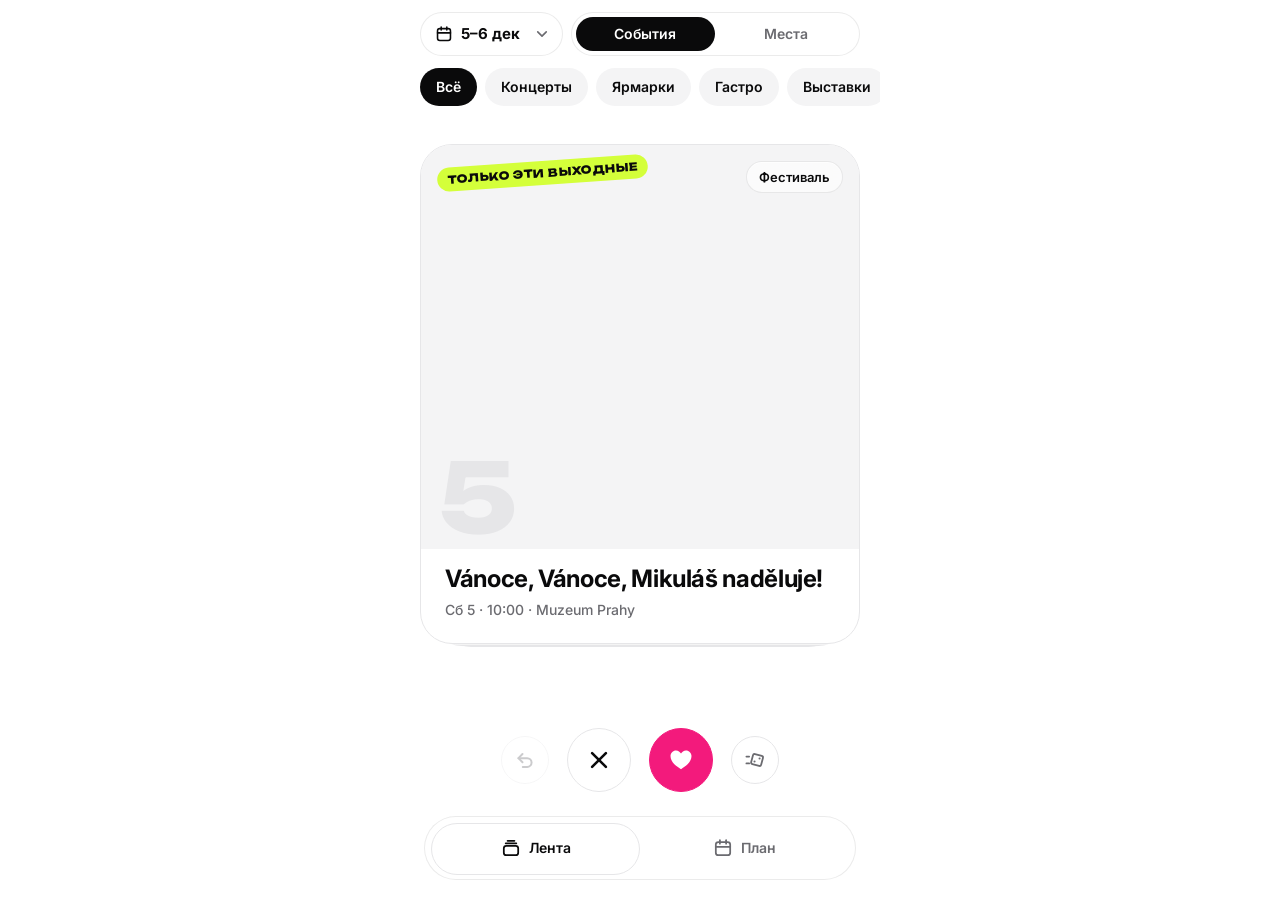
<file: docs/index.html>
<!doctype html>
<html lang="ru">
<head>
<meta charset="utf-8">
<meta name="viewport" content="width=device-width, initial-scale=1, viewport-fit=cover">
<meta name="theme-color" content="#ffffff" media="(prefers-color-scheme: light)">
<meta name="theme-color" content="#0a0a0b" media="(prefers-color-scheme: dark)">
<title>Куда на выходных</title>
<link rel="manifest" href="manifest.webmanifest">
<link rel="apple-touch-icon" href="apple-touch-icon.png">
<meta name="apple-mobile-web-app-capable" content="yes">
<meta name="mobile-web-app-capable" content="yes">
<meta name="apple-mobile-web-app-title" content="Выходные">
<meta name="apple-mobile-web-app-status-bar-style" content="default">
<script src="https://telegram.org/js/telegram-web-app.js"></script>
<link rel="preconnect" href="https://fonts.googleapis.com">
<link rel="preconnect" href="https://fonts.gstatic.com" crossorigin>
<link rel="stylesheet" href="https://fonts.googleapis.com/css2?family=Inter:wght@400;500;600;700&family=Unbounded:wght@800;900&display=swap">
<link rel="stylesheet" href="design.css?v=202611232333">
</head>
<body>
<div id="app" class="app"></div>
<script src="ics.js?v=202611232333"></script>
<script src="taste.js?v=202611232333"></script>
<script src="app.js?v=202611232333"></script>
<script>if ("serviceWorker" in navigator && location.protocol === "https:") addEventListener("load", () => navigator.serviceWorker.register("sw.js").catch(() => {}));</script>
</body>
</html>
</file>
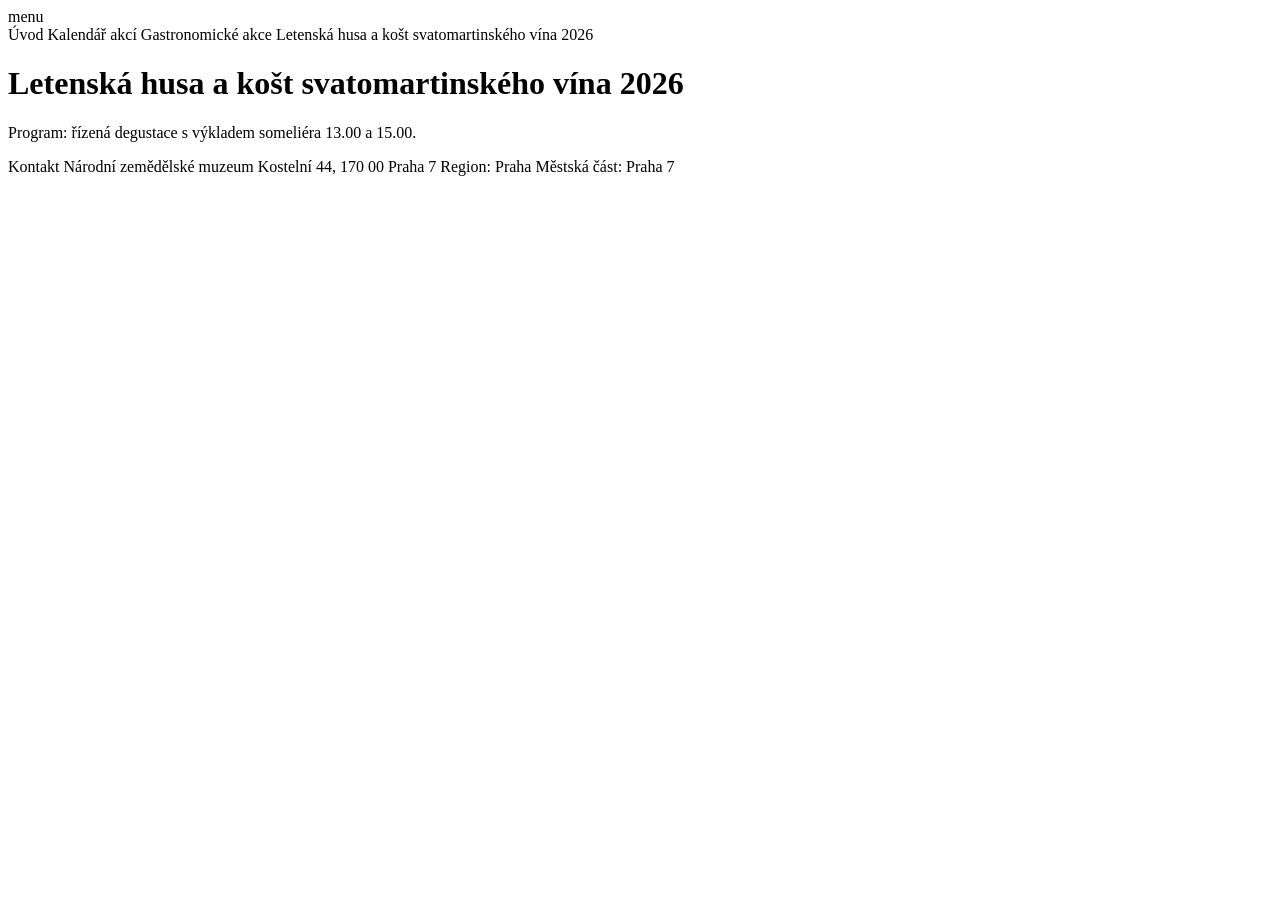
<file: tests/fixtures/kudyznudy_detail.html>
<!doctype html>
<html lang="cs"><head>
<title>Letenská husa a košt svatomartinského vína 2026 – Kudy z nudy</title>
<meta property="og:title" content="Letenská husa a košt svatomartinského vína 2026 – Kudy z nudy">
<meta property="og:description" content="Již 18. ročník Letenské husy a koštu svatomartinského vína potěší v sobotu 14. listopadu 2026 nejen vaše chuťové pohárky. Můžete se těšit na svatomartinskou husu, mladá vína, řízené degustace nebo workshopy.">
<meta property="og:image" content="https://cdn.kudyznudy.cz/files/87/871d4cde.jpg">
</head><body>
<nav>menu</nav>
<div class="breadcrumbs">Úvod Kalendář akcí Gastronomické akce Letenská husa a košt svatomartinského vína 2026</div>
<h1>Letenská husa a košt svatomartinského vína 2026</h1>
<p>Program: řízená degustace s výkladem someliéra 13.00 a 15.00.</p>
<div class="contact">Kontakt Národní zemědělské muzeum Kostelní 44, 170 00 Praha 7
Region: Praha
Městská část: Praha 7</div>
</body></html>
</file>
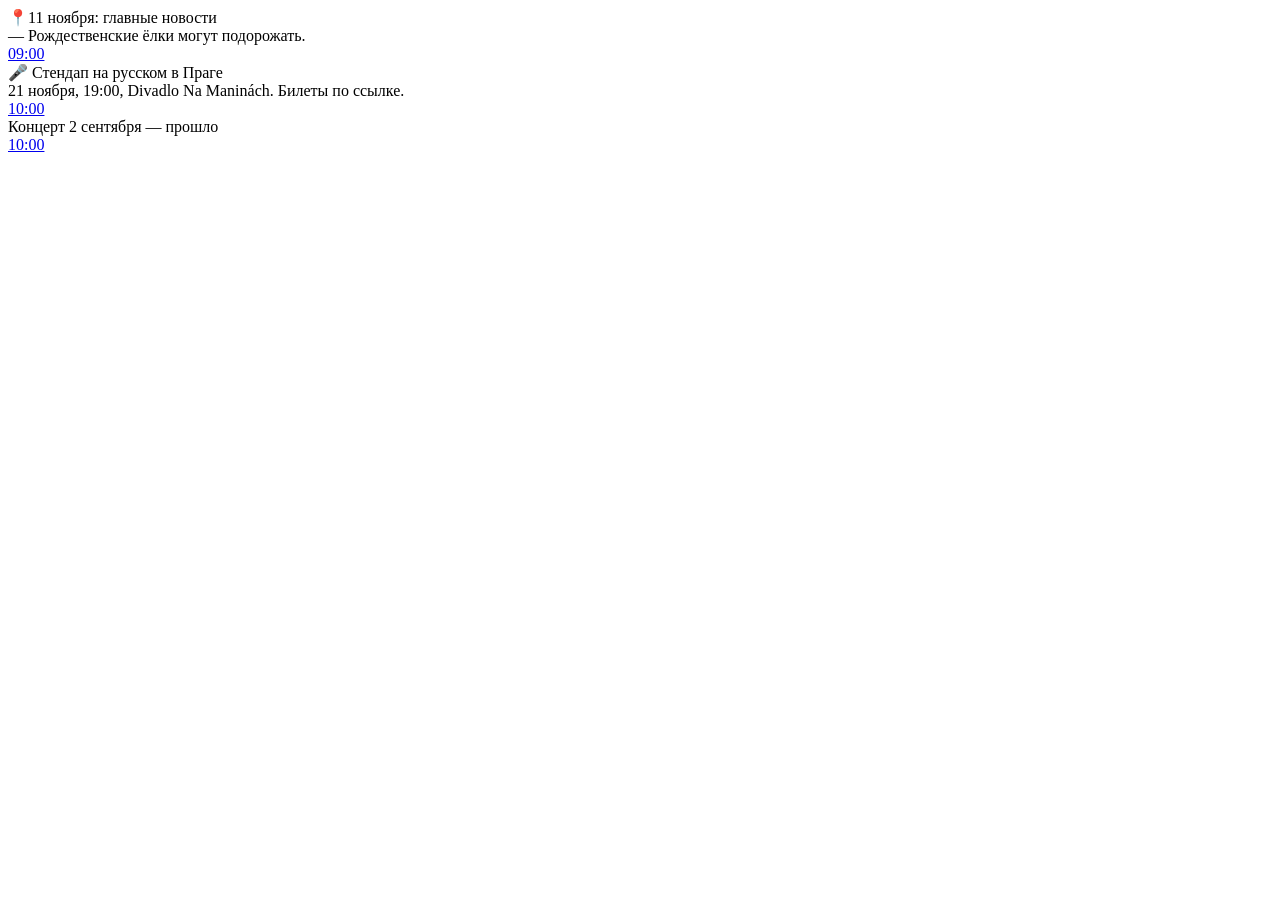
<file: tests/fixtures/telegram_channel.html>
<!doctype html>
<html><body>
<section class="tgme_channel_history">
  <div class="tgme_widget_message_wrap"><div class="tgme_widget_message" data-post="czech_info/9001">
    <div class="tgme_widget_message_text">📍11 ноября: главные новости<br>— Рождественские ёлки могут подорожать.</div>
    <a class="tgme_widget_message_date" href="https://t.me/czech_info/9001"><time datetime="2026-11-11T09:00:00+00:00">09:00</time></a>
  </div></div>
  <div class="tgme_widget_message_wrap"><div class="tgme_widget_message" data-post="czech_info/9002">
    <div class="tgme_widget_message_text">🎤 Стендап на русском в Праге<br>21 ноября, 19:00, Divadlo Na Maninách. Билеты по ссылке.</div>
    <a class="tgme_widget_message_date" href="https://t.me/czech_info/9002"><time datetime="2026-11-12T10:00:00+00:00">10:00</time></a>
  </div></div>
  <div class="tgme_widget_message_wrap"><div class="tgme_widget_message" data-post="czech_info/8000">
    <div class="tgme_widget_message_text">Концерт 2 сентября — прошло</div>
    <a class="tgme_widget_message_date" href="https://t.me/czech_info/8000"><time datetime="2026-08-20T10:00:00+00:00">10:00</time></a>
  </div></div>
</section>
</body></html>
</file>
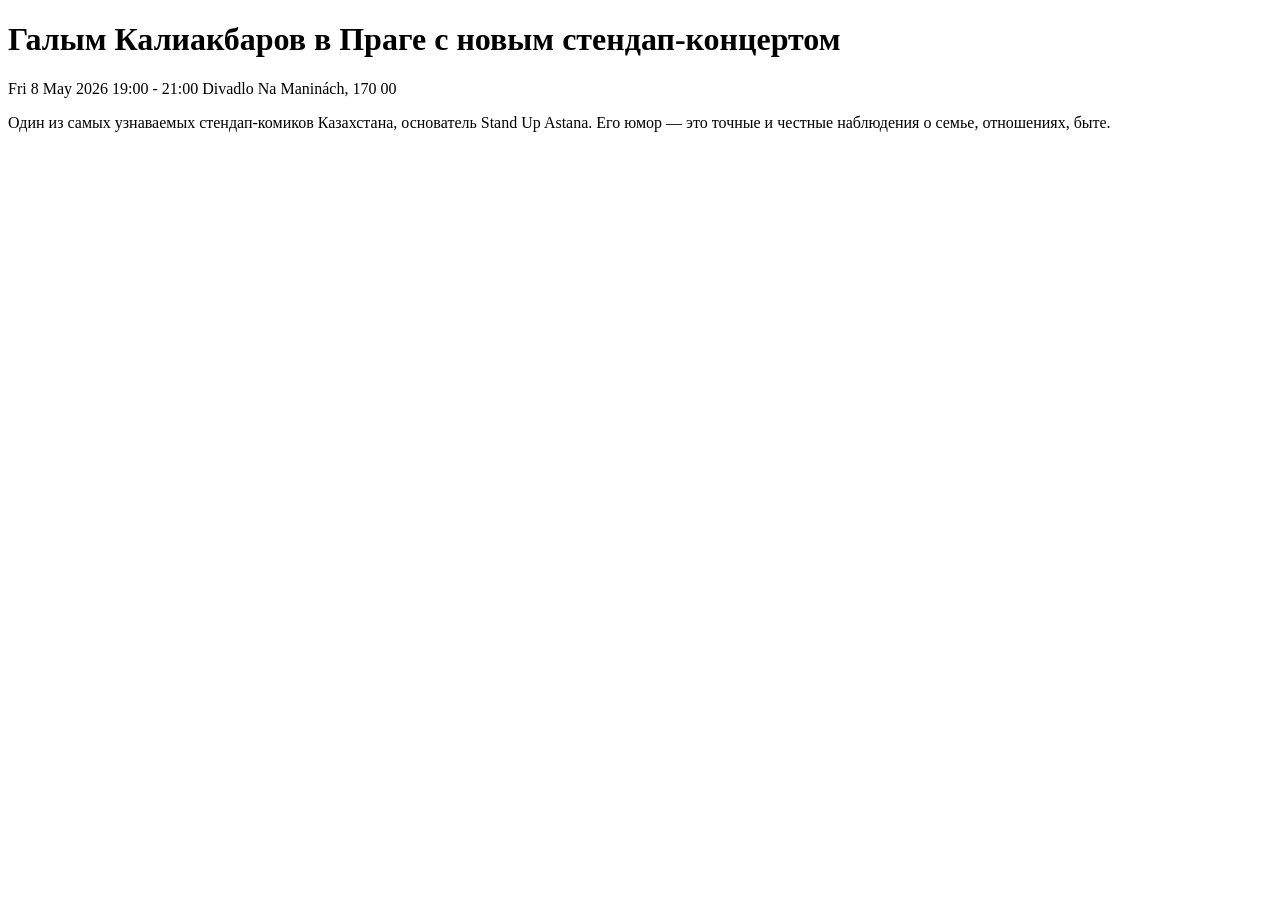
<file: tests/fixtures/tickettailor_detail.html>
<!doctype html>
<html><head>
<title>Галым Калиакбаров в Праге с новым стендап-концертом | Ticket Tailor</title>
<meta property="og:title" content="Галым Калиакбаров в Праге с новым стендап-концертом">
</head><body>
<h1>Галым Калиакбаров в Праге с новым стендап-концертом</h1>
<p>Fri 8 May 2026 19:00 - 21:00 Divadlo Na Maninách, 170 00</p>
<p>Один из самых узнаваемых стендап-комиков Казахстана, основатель Stand Up Astana.
Его юмор — это точные и честные наблюдения о семье, отношениях, быте.</p>
</body></html>
</file>
<file: docs/design.css>
/* ============================================================
   «Куда на выходных» — чистый холст + неоновая наклейка + Liquid Glass.
   Правила: DESIGN.md. Токены совпадают с дизайн-системой.
   ============================================================ */
:root {
  color-scheme: light dark;
  --paper: #ffffff; --paper-2: #f4f4f5; --ink: #0a0a0b; --ink-2: #6b6b70; --on-ink: #ffffff;
  --hairline: #e6e6e8; --glass: rgba(255,255,255,.62); --glass-edge: rgba(10,10,11,.08);
  --lime: #d4ff3a; --flamingo: #f31a7c; --scrim: rgba(10,10,11,.28);
  --r-sm: 10px; --r-md: 18px; --r-card: 32px; --r-pill: 999px;
  --sans: "Inter", -apple-system, BlinkMacSystemFont, "Segoe UI", Roboto, sans-serif;
  --display: "Unbounded", "Inter", system-ui, sans-serif;
  --blur: blur(24px) saturate(180%);
  --spring: cubic-bezier(.3, 1.4, .5, 1);
  --out: cubic-bezier(.2, .9, .3, 1);
  --ease: cubic-bezier(.22, .8, .24, 1);
  --tabs-h: 64px; --head-h: 128px;
  /* шкала отступов (8-pt, мягкая): всё расстояние берётся только отсюда */
  --s1: 4px; --s2: 8px; --s3: 12px; --s4: 16px; --s5: 24px; --s6: 32px; --s7: 48px;
  --edge: 20px; /* поля экрана */
}
@media (prefers-color-scheme: dark) {
  :root:not([data-theme="light"]) {
    --paper: #0a0a0b; --paper-2: #161618; --ink: #fafafa; --ink-2: #a1a1a8; --on-ink: #0a0a0b;
    --hairline: #2a2a2e; --glass: rgba(28,28,32,.58); --glass-edge: rgba(255,255,255,.14); --flamingo: #ff3d8f; --scrim: rgba(0,0,0,.5);
  }
}
:root[data-theme="dark"] {
  --paper: #0a0a0b; --paper-2: #161618; --ink: #fafafa; --ink-2: #a1a1a8; --on-ink: #0a0a0b;
  --hairline: #2a2a2e; --glass: rgba(28,28,32,.58); --glass-edge: rgba(255,255,255,.14); --flamingo: #ff3d8f; --scrim: rgba(0,0,0,.5);
}

* { box-sizing: border-box; -webkit-tap-highlight-color: transparent; }
html, body { margin: 0; background: var(--paper); color: var(--ink); font: 400 16px/22px var(--sans); }
body { min-height: 100dvh; overscroll-behavior: none; }
button { font: inherit; color: inherit; border: 0; background: none; padding: 0; cursor: pointer; }
a { color: inherit; text-decoration: none; }
svg { display: block; flex: none; }
.app { position: relative; max-width: 480px; margin: 0 auto; min-height: 100dvh; }

/* ---------- стекло ---------- */
.glass { background: var(--glass); backdrop-filter: var(--blur); -webkit-backdrop-filter: var(--blur);
  border: 1px solid var(--glass-edge); box-shadow: inset 0 1px 0 rgba(255,255,255,.7); }

/* ---------- шапка ---------- */
.hdr { position: fixed; z-index: 20; background: color-mix(in srgb, var(--paper) 72%, transparent); backdrop-filter: var(--blur); -webkit-backdrop-filter: var(--blur); left: 50%; transform: translateX(-50%); width: min(480px, 100%); top: 0;
  padding: calc(var(--s3) + env(safe-area-inset-top)) var(--edge) var(--s3); display: flex; flex-direction: column; gap: var(--s3); }
.hdr .row { display: flex; gap: 8px; align-items: center; }
.cap { height: 44px; padding: 0 6px 0 14px; display: flex; align-items: center; gap: 8px; border-radius: var(--r-pill); font-weight: 700; font-size: 15px; white-space: nowrap; }
.cap .chev { width: 28px; height: 28px; display: grid; place-items: center; color: var(--ink-2); }
.seg { flex: 1 1 auto; height: 44px; padding: 4px; display: flex; gap: 2px; border-radius: var(--r-pill); position: relative; }
.seg button { position: relative; z-index: 1; flex: 1 1 0; border-radius: var(--r-pill); font-weight: 600; font-size: 14px; color: var(--ink-2); transition: color .2s; }
.seg button.on { color: var(--on-ink); }
.seg .pill { position: absolute; top: 4px; bottom: 4px; left: 4px; width: calc(50% - 5px); border-radius: var(--r-pill); background: var(--ink); transition: transform .36s var(--spring); }
.seg.places .pill { transform: translateX(calc(100% + 2px)); }
.chips { display: flex; gap: var(--s2); overflow-x: auto; scrollbar-width: none; margin: 0 calc(var(--edge) * -1); padding: 0 var(--edge); }
.chips::-webkit-scrollbar { display: none; }
.chip { flex: none; height: 38px; padding: 0 16px; display: inline-flex; align-items: center; gap: 6px; border-radius: var(--r-pill);
  background: var(--paper-2); font-weight: 600; font-size: 14px; transition: background .2s, color .2s, transform .2s var(--spring); }
.chip:active { transform: scale(.94); }
.chip.on { background: var(--ink); color: var(--on-ink); }
.chip i { font-style: normal; opacity: .55; font-weight: 500; }

/* ---------- наклейки ---------- */
.stk { display: inline-flex; align-items: center; height: 24px; padding: 0 10px; border-radius: var(--r-pill);
  background: var(--lime); color: #0a0a0b; font: 800 11px/13px var(--display); letter-spacing: .04em; white-space: nowrap; transform: rotate(-4deg); }
.stk.w { background: var(--paper); color: var(--ink); transform: rotate(3deg); }
.stk.f { background: var(--flamingo); color: #fff; transform: rotate(2deg); }
.stks { position: absolute; left: var(--s4); top: var(--s4); right: 120px; display: flex; flex-wrap: wrap; gap: var(--s2); z-index: 2; }
.stks .stk { animation: stick .2s var(--spring) both; }
.stks .stk:nth-child(2) { animation-delay: .04s; } .stks .stk:nth-child(3) { animation-delay: .08s; }
@keyframes stick { from { transform: scale(0) rotate(-14deg); opacity: 0; } }

/* ---------- лента: стопка ---------- */
.feed { padding: calc(var(--head-h) + var(--s4) + env(safe-area-inset-top)) var(--edge) calc(var(--tabs-h) + 120px + env(safe-area-inset-bottom)); }
.stack { position: relative; height: min(500px, calc(100dvh - var(--head-h) - var(--tabs-h) - 150px - env(safe-area-inset-top) - env(safe-area-inset-bottom))); min-height: 380px; }
.card { position: absolute; inset: 0; border-radius: var(--r-card); background: var(--paper); border: 1px solid var(--hairline); overflow: hidden;
  display: flex; flex-direction: column; touch-action: none; user-select: none; -webkit-user-select: none; will-change: transform; }
.card.b1 { transform: translateY(14px) scale(.95); z-index: 1; }
.card.b2 { transform: translateY(28px) scale(.9); z-index: 0; background: var(--paper-2); }
.card.b1 > *, .card.b2 > * { visibility: hidden; }
.card.top { z-index: 3; }
.card.enter { animation: rise .32s var(--out); }
@keyframes rise { from { transform: translateY(14px) scale(.95); } }
.card.drag { box-shadow: 0 18px 40px rgba(10,10,11,.18); transition: none; }
.card.back { transition: transform .38s var(--spring); }
.card.fly { transition: transform .32s var(--out), opacity .32s; }
.card .ph { flex: 1 1 auto; min-height: 0; }
.card .body { padding: var(--s4) var(--s5) var(--s5); }
.card h2 { margin: 0; font: 700 24px/27px var(--sans); letter-spacing: -.015em; display: -webkit-box; -webkit-line-clamp: 2; -webkit-box-orient: vertical; overflow: hidden; }
.meta { margin: var(--s2) 0 0; font: 500 14px/19px var(--sans); color: var(--ink-2); }
.cat { position: absolute; right: var(--s4); top: var(--s4); z-index: 2; height: 32px; padding: 0 12px; display: inline-flex; align-items: center; border-radius: var(--r-pill); font-size: 13px; font-weight: 600; }
.stamp { position: absolute; top: 56px; z-index: 4; padding: 8px 18px; border: 4px solid; border-radius: 18px; font: 900 32px/32px var(--display); opacity: 0; pointer-events: none; background: #fff; box-shadow: 0 6px 24px rgba(10,10,11,.28); }
.stamp.yes { left: var(--s5); color: var(--flamingo); border-color: var(--flamingo); transform: rotate(-8deg); }
.stamp.no { right: var(--s5); color: #ff2d2d; border-color: #ff2d2d; transform: rotate(8deg); }

/* фото и заглушка */
.ph { position: relative; background: var(--paper-2); overflow: hidden; }
.ph img { position: absolute; inset: 0; width: 100%; height: 100%; object-fit: cover; }
.ph .num { position: absolute; left: 18px; bottom: 4px; font: 800 96px/96px var(--display); color: var(--hairline); }

/* кнопки под стопкой */
.acts { position: fixed; z-index: 15; left: 50%; transform: translateX(-50%); bottom: calc(var(--tabs-h) + 44px + env(safe-area-inset-bottom));
  display: flex; align-items: center; gap: 18px; }
.rb { border-radius: var(--r-pill); display: grid; place-items: center; background: var(--paper); border: 1px solid var(--hairline); color: var(--ink);
  transition: transform .24s var(--spring); }
.rb:active { transform: scale(.88); }
.rb.s { width: 48px; height: 48px; color: var(--ink-2); }
.rb.l { width: 64px; height: 64px; }
.rb.like { background: var(--flamingo); border-color: var(--flamingo); color: #fff; }
.rb.lime { background: var(--lime); border-color: var(--lime); color: #0a0a0b; }
.rb:disabled { opacity: .35; }

/* тасовка «не знаю» */
.stack.fan .card.b1 { animation: fanL .7s var(--ease) both; }
.stack.fan .card.b2 { animation: fanR .7s var(--ease) both; }
.stack.fan .card.top { animation: fanT .7s var(--ease) both; }
@keyframes fanL { 40% { transform: rotate(-12deg) translateX(-40px); } 100% { transform: translateY(14px) scale(.95); } }
@keyframes fanR { 40% { transform: rotate(12deg) translateX(40px); } 100% { transform: translateY(28px) scale(.9); } }
@keyframes fanT { 40% { transform: translateY(-30px) rotate(-3deg) scale(.96); opacity: .4; } 100% { transform: none; opacity: 1; } }
.card.land { animation: land .5s var(--spring); }
@keyframes land { from { transform: translateY(-80px) rotate(-6deg); opacity: 0; } }

.empty { text-align: center; padding: 80px 24px 0; color: var(--ink-2); font-weight: 500; }
.empty .big { font: 800 44px/44px var(--display); color: var(--ink); margin-bottom: 14px; }
.empty .btns { margin-top: 20px; display: flex; gap: 10px; justify-content: center; }

/* ---------- места: сетка ---------- */
.grid { display: grid; grid-template-columns: repeat(2, minmax(0, 1fr)); gap: var(--s3); }
.tile { position: relative; border-radius: var(--r-md); border: 1px solid var(--hairline); background: var(--paper); overflow: hidden; text-align: left;
  transition: transform .24s var(--spring); }
.grid.in .tile { animation: rise .32s var(--out) both; }
.tile:active { transform: scale(.97); }
.tile .ph { height: 132px; }
.tile .t { padding: var(--s3) var(--s3) var(--s4); display: flex; flex-direction: column; gap: 3px; }
.tile b { font: 600 15px/19px var(--sans); white-space: nowrap; overflow: hidden; text-overflow: ellipsis; }
.tile span { font: 500 13px/17px var(--sans); color: var(--ink-2); }
.tile .h { color: var(--ink); font-weight: 600; }
.tile .stk { position: absolute; left: 10px; top: 10px; }
.tile .heart { position: absolute; right: 10px; top: 10px; width: 28px; height: 28px; border-radius: 999px; display: grid; place-items: center; color: #fff; background: var(--flamingo); }

/* ---------- план ---------- */
.plan { padding: calc(var(--s5) + env(safe-area-inset-top)) var(--edge) calc(var(--tabs-h) + 60px + env(safe-area-inset-bottom)); }
.plan .hd { display: flex; align-items: center; justify-content: space-between; margin-bottom: var(--s5); }
h1 { margin: 0; font: 700 30px/32px var(--sans); letter-spacing: -.02em; }
.btn { height: 44px; padding: 0 16px; display: inline-flex; align-items: center; justify-content: center; gap: 8px; border-radius: var(--r-pill); font-weight: 600; font-size: 15px;
  background: var(--paper-2); transition: transform .24s var(--spring); }
.btn:active { transform: scale(.95); }
.btn.ink { background: var(--ink); color: var(--on-ink); }
.btn.big { height: 56px; font-size: 16px; flex: 1 1 auto; }
.day { margin-bottom: var(--s6); display: flex; flex-direction: column; gap: var(--s3); }
.day .dh { display: flex; align-items: baseline; gap: 10px; margin: 0 4px 4px; }
.day .dh b { font: 800 44px/44px var(--display); }
.day .dh span { font-weight: 600; font-size: 15px; color: var(--ink-2); }
.day .dh .any { font: 800 22px/26px var(--display); color: var(--ink); }
.rowwrap { position: relative; border-radius: var(--r-md); overflow: hidden; transition: max-height .3s var(--out), opacity .3s, margin .3s; max-height: 96px; }
.rowwrap .del { position: absolute; inset: 0; display: flex; align-items: center; justify-content: flex-end; padding-right: 22px; background: var(--paper-2); color: var(--ink-2); }
.prow { position: relative; display: flex; align-items: center; gap: var(--s4); padding: var(--s3); border-radius: var(--r-md); border: 1px solid var(--hairline); background: var(--paper);
  touch-action: pan-y; width: 100%; text-align: left; }
.prow.back { transition: transform .38s var(--spring); }
.prow .ph { flex: none; width: 52px; height: 52px; border-radius: 12px; }
.prow .tx { flex: 1 1 auto; min-width: 0; display: flex; flex-direction: column; gap: 3px; }
.prow .tx b { font: 600 17px/22px var(--sans); white-space: nowrap; overflow: hidden; text-overflow: ellipsis; }
.prow .tx span { font: 500 14px/18px var(--sans); color: var(--ink-2); white-space: nowrap; overflow: hidden; text-overflow: ellipsis; }
.prow .tm { flex: none; font: 800 15px/18px var(--display); }
.prow .dot { position: absolute; right: 10px; top: 10px; width: 8px; height: 8px; border-radius: 999px; background: var(--flamingo); }
.rowwrap.gone { max-height: 0; opacity: 0; margin-bottom: -8px; }
.rowwrap.gone .prow { transform: translateX(-100%); transition: transform .3s var(--out); }

/* ---------- таб-бар ---------- */
.tabs { position: fixed; z-index: 30; left: 50%; transform: translateX(-50%); bottom: calc(20px + env(safe-area-inset-bottom)); width: min(432px, calc(100% - 48px));
  height: var(--tabs-h); border-radius: var(--r-pill); display: flex; align-items: center; padding: 0 6px; }
.tabs .drop { position: absolute; top: 6px; left: 6px; width: calc(50% - 6px); height: 52px; border-radius: var(--r-pill); background: var(--paper); border: 1px solid var(--hairline);
  transition: transform .36s var(--spring); }
.tabs.plan .drop { transform: translateX(100%); }
.tabs button { position: relative; z-index: 1; flex: 1 1 0; height: 52px; display: flex; align-items: center; justify-content: center; gap: 8px; font-weight: 600; font-size: 14px; color: var(--ink-2); }
.tabs button.on { color: var(--ink); }
.badge { min-width: 20px; height: 20px; padding: 0 6px; border-radius: 999px; background: var(--lime); color: #0a0a0b; font: 800 11px/20px var(--display); text-align: center; }
.badge.bump { animation: bump .45s var(--spring); }
@keyframes bump { 40% { transform: scale(1.35); } 70% { transform: scale(.92); } }

/* ---------- листы поверх ---------- */
.scrim { position: fixed; inset: 0; z-index: 40; background: var(--scrim); animation: fade .25s both; }
@keyframes fade { from { opacity: 0; } }
.sheet { position: fixed; z-index: 41; left: 50%; bottom: 0; width: min(480px, 100%); transform: translateX(-50%); border-radius: var(--r-card) var(--r-card) 0 0;
  background: var(--paper); padding: var(--s3) 0 calc(var(--s5) + env(safe-area-inset-bottom)); animation: up .42s var(--ease) both; max-height: 92dvh; overflow-y: auto; }
@keyframes up { from { transform: translate(-50%, 100%); } }
.sheet.static, .scrim.static, .detail.static { animation: none; }
.sheet.closing { animation: down .3s var(--out) both; }
@keyframes down { to { transform: translate(-50%, 100%); } }
.handle { display: block; margin: 0 auto 16px; width: 40px; height: 5px; border-radius: 999px; background: var(--hairline); }
.days { display: flex; gap: var(--s2); overflow-x: auto; scrollbar-width: none; padding: 0 var(--edge) var(--s1); }
.days::-webkit-scrollbar { display: none; }
.dp { flex: none; width: 64px; height: 84px; border-radius: 22px; display: flex; flex-direction: column; align-items: center; justify-content: center; gap: 4px;
  background: var(--paper-2); transition: background .2s, transform .24s var(--spring); }
.dp:active { transform: scale(.92); }
.dp span { font-size: 13px; font-weight: 600; opacity: .7; }
.dp b { font: 800 24px/24px var(--display); }
.dp.wk { background: color-mix(in srgb, var(--flamingo) 14%, var(--paper-2)); }
.dp.wk span { opacity: 1; color: var(--flamingo); font-weight: 700; }
.dp.on span, .dp.mid span { color: #0a0a0b; }
.dp.on { background: var(--lime); color: #0a0a0b; }
.dp.mid { background: color-mix(in srgb, var(--lime) 45%, var(--paper-2)); color: #0a0a0b; }
.dp.gap { margin-left: var(--s3); }
.sheet .chips { flex-wrap: wrap; margin: var(--s5) 0 0; padding: 0 var(--edge); overflow: visible; gap: var(--s2); }
.sheet .foot { display: flex; gap: var(--s3); padding: var(--s5) var(--edge) 0; }
.presets { display: flex; gap: var(--s2); padding: 0 var(--edge) var(--s4); }

/* ---------- карточка (уровень 2) ---------- */
.detail { position: fixed; z-index: 50; left: 50%; top: 0; bottom: 0; width: min(480px, 100%); transform: translateX(-50%); background: var(--paper); overflow-y: auto; overscroll-behavior: contain;
  animation: grow .42s var(--ease) both; }
@keyframes grow { from { transform: translateX(-50%) scale(.9) translateY(40px); opacity: 0; border-radius: var(--r-card); } }
.detail.closing { animation: shrink .3s var(--out) both; }
@keyframes shrink { to { transform: translateX(-50%) translateY(100%); } }
.detail .ph.hero { height: 50dvh; min-height: 300px; }
.detail .x { position: fixed; z-index: 3; top: calc(16px + env(safe-area-inset-top)); width: 44px; height: 44px; border-radius: 999px; display: grid; place-items: center;
  margin-left: calc(min(480px, 100vw) - 60px); }
.detail .stks { top: calc(16px + env(safe-area-inset-top)); right: 76px; }
.detail .sh { position: relative; margin-top: -32px; border-radius: var(--r-card) var(--r-card) 0 0; background: var(--paper); padding: var(--s5) var(--edge) var(--s4); min-height: 50dvh; }
.detail .meta { font-size: 15px; }
.slots { margin-top: var(--s5); display: flex; gap: var(--s2); flex-wrap: wrap; }
.slot { height: 44px; padding: 0 14px; display: inline-flex; align-items: center; gap: 8px; border-radius: 12px; background: var(--paper-2); font-weight: 600; font-size: 15px; }
.slot span { opacity: .6; font-weight: 500; }
.slot.on { background: var(--ink); color: var(--on-ink); }
.desc { margin-top: var(--s5); color: var(--ink-2); font-size: 15px; line-height: 21px; display: -webkit-box; -webkit-line-clamp: 4; -webkit-box-orient: vertical; overflow: hidden; }
.desc.open { -webkit-line-clamp: unset; }
.dact { position: sticky; z-index: 3; bottom: 0; margin: 0 auto; width: min(440px, calc(100% - 40px)); display: flex; gap: 10px;
  padding: var(--s3) 0 calc(var(--s4) + env(safe-area-inset-bottom)); background: linear-gradient(to top, var(--paper) 72%, transparent); }
.dact .btn { height: 56px; }
.dact .btn.sq { width: 56px; padding: 0; flex: none; }
.dact .rb.l { width: 56px; height: 56px; flex: none; }

.loading { padding: 160px 24px; text-align: center; color: var(--ink-2); }

@media (prefers-reduced-motion: reduce) {
  *, *::before, *::after { animation-duration: .15s !important; animation-name: fade !important; transition-duration: .15s !important; }
}

.ph .phk { position: absolute; left: 14px; bottom: 10px; right: 10px; font: 800 22px/1 var(--display); letter-spacing: -.02em; color: var(--hairline); text-transform: uppercase; overflow: hidden; white-space: nowrap; }
.prow .ph .phk, .card .ph .phk { display: none; }
.detail .ph.hero .phk { font-size: 40px; left: var(--edge); bottom: var(--s4); }

.day .dh .mo { color: var(--ink); font-weight: 700; }

/* ---------- «Поесть рядом» ---------- */
.fentry { width: 100%; margin-top: var(--s5); display: flex; align-items: center; justify-content: space-between; gap: var(--s3); padding: var(--s3) var(--s4); border: 1px solid var(--hairline); border-radius: var(--r-md); background: var(--paper); color: inherit; font: inherit; text-align: left; }
.fentry .tx { display: flex; flex-direction: column; gap: 2px; min-width: 0; }
.fentry b { font: 600 16px/22px var(--sans); }
.fentry .tx span { font: 500 14px/19px var(--sans); color: var(--ink-2); white-space: nowrap; overflow: hidden; text-overflow: ellipsis; }
.fentry svg { flex: none; transform: rotate(-90deg); color: var(--ink-2); }
.scrim.fz { z-index: 59; }
.sheet.fz { z-index: 60; }
.fsh { padding: 0 var(--edge); }
.fsh h2 { font: 800 22px/26px var(--display); margin: 0; }
.fsh .fs { margin: var(--s1) 0 0; font-size: 14px; line-height: 19px; color: var(--ink-2); }
.fseg { margin-top: var(--s4); display: flex; gap: 2px; padding: 4px; height: 44px; border-radius: var(--r-pill); background: var(--paper-2); }
.fseg button { flex: 1; border-radius: var(--r-pill); font-weight: 600; font-size: 14px; color: var(--ink-2); transition: background .2s, color .2s; }
.fseg button.on { background: var(--ink); color: var(--on-ink); }
.flist { margin-top: var(--s4); display: flex; flex-direction: column; gap: var(--s2); }
.frow { width: 100%; display: flex; align-items: center; justify-content: space-between; gap: var(--s3); padding: var(--s3) var(--s4); border: 1px solid var(--hairline); border-radius: var(--r-md); background: var(--paper); color: inherit; font: inherit; text-align: left; }
.frow .tx { display: flex; flex-direction: column; gap: 2px; min-width: 0; }
.frow b { font: 600 16px/22px var(--sans); white-space: nowrap; overflow: hidden; text-overflow: ellipsis; }
.frow .tx span { font: 500 14px/19px var(--sans); color: var(--ink-2); white-space: nowrap; overflow: hidden; text-overflow: ellipsis; }
.rt { flex: none; min-width: 40px; height: 28px; padding: 0 var(--s2); display: grid; place-items: center; border-radius: var(--r-pill); background: var(--paper-2); color: var(--ink); font-weight: 800; font-size: 13px; }
.fempty { padding: var(--s6) 0 0; }
.fempty .big { font: 800 44px/44px var(--display); color: var(--hairline); }
.fempty p { margin: var(--s2) 0 var(--s5); font-size: 16px; line-height: 22px; color: var(--ink-2); }
.detail.rcard { z-index: 70; }
.rcard .ph.hero { height: 42dvh; min-height: 260px; }
.rcard .sh { min-height: 58dvh; }
.rtl { display: flex; align-items: flex-start; justify-content: space-between; gap: var(--s3); }
.rtl h1 { margin: 0; }
.rtl .rt { margin-top: var(--s1); }
.rcard .addr { margin: var(--s3) 0 0; font-size: 15px; line-height: 21px; color: var(--ink-2); }
.pair { display: flex; flex-direction: column; }
.pair .lk { display: block; width: 1px; height: 12px; margin-left: 38px; background: var(--hairline); }
.prow.dn { width: 100%; text-align: left; font: inherit; color: inherit; }
.dtile { flex: none; width: 52px; height: 52px; border-radius: 12px; background: var(--paper-2); display: grid; place-items: center; font: 800 11px/1 var(--display); letter-spacing: .04em; color: var(--ink-2); }
.addin { align-self: flex-start; height: 44px; padding: 0 16px; display: inline-flex; align-items: center; gap: 8px; border: 1px dashed var(--hairline); border-radius: var(--r-pill); background: var(--paper); color: var(--ink); font-weight: 600; font-size: 16px; }

/* мини-карта */
.map { position: relative; margin-top: var(--s4); border-radius: var(--r-md); overflow: hidden; background: var(--paper-2); border: 1px solid var(--hairline); }
.map .mt { position: absolute; inset: 0; }
.map .mt img { position: absolute; width: 256px; height: 256px; user-select: none; pointer-events: none; }
.map .mln { position: absolute; left: 0; top: 0; pointer-events: none; }
.map .mln line { stroke: var(--ink); stroke-width: 2; stroke-dasharray: 2 6; stroke-linecap: round; }
.mpin { position: absolute; transform: translate(-50%, -50%); }
.mpin.f { width: 28px; height: 28px; border-radius: 999px; background: var(--flamingo); color: #fff; border: 2px solid var(--paper); font: 800 12px/1 var(--sans); display: grid; place-items: center; padding: 0; }
.mpin.s { width: 22px; height: 22px; border-radius: 999px; background: var(--flamingo); border: 3px solid var(--paper); box-shadow: 0 0 0 2px var(--flamingo); padding: 0; }
.mpin.v { display: flex; align-items: center; gap: 6px; transform: translate(-9px, -50%); pointer-events: none; }
.mpin.v i { width: 18px; height: 18px; border-radius: 999px; background: var(--ink); border: 3px solid var(--paper); flex: none; }
.mpin.v b { height: 24px; padding: 0 10px; display: inline-flex; align-items: center; border-radius: var(--r-pill); background: var(--ink); color: var(--on-ink); font: 700 12px/1 var(--sans); white-space: nowrap; max-width: 160px; overflow: hidden; text-overflow: ellipsis; }
.mattr { position: absolute; right: 6px; bottom: 4px; font-size: 9px; color: var(--ink-2); background: color-mix(in srgb, var(--paper) 70%, transparent); padding: 1px 4px; border-radius: 4px; }
.fth { position: relative; flex: none; width: 52px; height: 52px; border-radius: 12px; overflow: hidden; background: var(--paper-2); }
.fth img { position: absolute; inset: 0; width: 100%; height: 100%; object-fit: cover; }
.fth i { position: absolute; left: 4px; top: 4px; min-width: 18px; height: 18px; padding: 0 4px; box-sizing: border-box; border-radius: 999px; background: var(--flamingo); color: #fff; font: 800 11px/18px var(--sans); font-style: normal; text-align: center; }
.frow { justify-content: flex-start; }
.frow .tx { flex: 1 1 auto; }
.rdesc { margin: var(--s4) 0 0; font-size: 15px; line-height: 21px; color: var(--ink-2); }
.rh { margin: var(--s5) 0 0; font: 600 16px/22px var(--sans); }
.rcard .slots { margin-top: var(--s3); }
.rcard .addr { margin-top: var(--s2); }
.rcard .ph.hero img { z-index: 1; }
</file>
